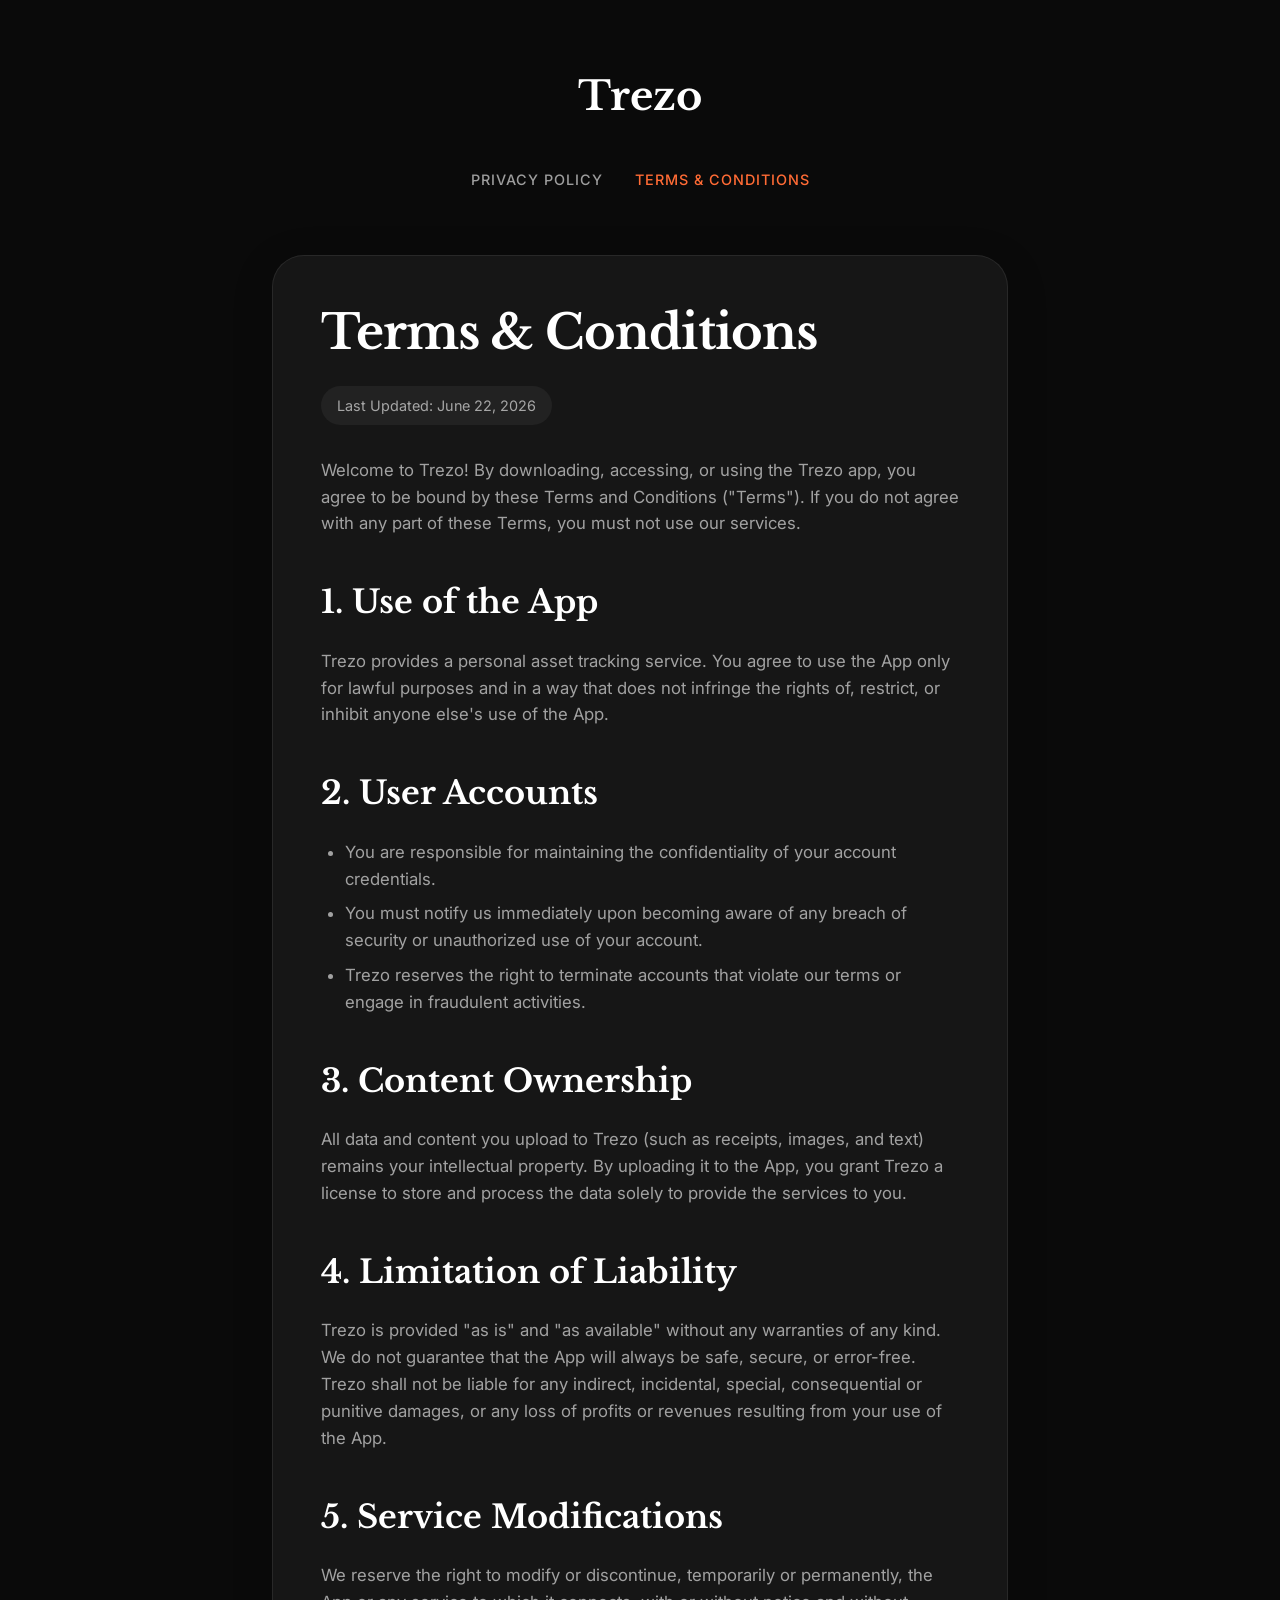
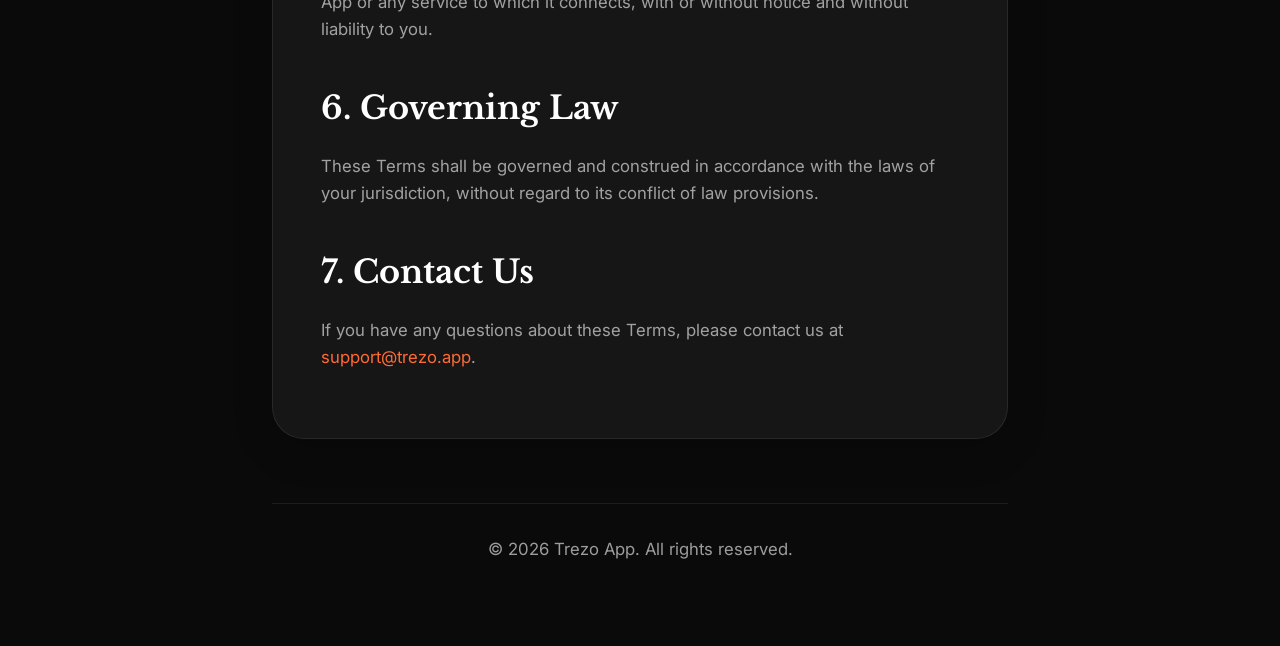
<file: docs/terms.html>
<!DOCTYPE html>
<html lang="en">
<head>
    <meta charset="UTF-8">
    <meta name="viewport" content="width=device-width, initial-scale=1.0">
    <title>Terms & Conditions - Trezo</title>
    <!-- Google Fonts -->
    <link rel="preconnect" href="https://fonts.googleapis.com">
    <link rel="preconnect" href="https://fonts.gstatic.com" crossorigin>
    <link href="https://fonts.googleapis.com/css2?family=Inter:wght@400;500;600&family=Libre+Baskerville:ital,wght@0,400;0,700;1,400&display=swap" rel="stylesheet">
    <link rel="stylesheet" href="style.css">
</head>
<body>
    <div class="container">
        <header class="header">
            <a href="index.html" class="logo">Trezo</a>
            <nav class="nav-links">
                <a href="index.html" class="nav-link">Privacy Policy</a>
                <a href="terms.html" class="nav-link active">Terms & Conditions</a>
            </nav>
        </header>

        <main class="policy-card">
            <h1>Terms & Conditions</h1>
            <div class="meta-date">Last Updated: June 22, 2026</div>

            <p>Welcome to Trezo! By downloading, accessing, or using the Trezo app, you agree to be bound by these Terms and Conditions ("Terms"). If you do not agree with any part of these Terms, you must not use our services.</p>

            <h2>1. Use of the App</h2>
            <p>Trezo provides a personal asset tracking service. You agree to use the App only for lawful purposes and in a way that does not infringe the rights of, restrict, or inhibit anyone else's use of the App.</p>

            <h2>2. User Accounts</h2>
            <ul>
                <li>You are responsible for maintaining the confidentiality of your account credentials.</li>
                <li>You must notify us immediately upon becoming aware of any breach of security or unauthorized use of your account.</li>
                <li>Trezo reserves the right to terminate accounts that violate our terms or engage in fraudulent activities.</li>
            </ul>

            <h2>3. Content Ownership</h2>
            <p>All data and content you upload to Trezo (such as receipts, images, and text) remains your intellectual property. By uploading it to the App, you grant Trezo a license to store and process the data solely to provide the services to you.</p>

            <h2>4. Limitation of Liability</h2>
            <p>Trezo is provided "as is" and "as available" without any warranties of any kind. We do not guarantee that the App will always be safe, secure, or error-free. Trezo shall not be liable for any indirect, incidental, special, consequential or punitive damages, or any loss of profits or revenues resulting from your use of the App.</p>

            <h2>5. Service Modifications</h2>
            <p>We reserve the right to modify or discontinue, temporarily or permanently, the App or any service to which it connects, with or without notice and without liability to you.</p>

            <h2>6. Governing Law</h2>
            <p>These Terms shall be governed and construed in accordance with the laws of your jurisdiction, without regard to its conflict of law provisions.</p>

            <h2>7. Contact Us</h2>
            <p>If you have any questions about these Terms, please contact us at <a href="mailto:support@trezo.app">support@trezo.app</a>.</p>
        </main>

        <footer>
            <p>&copy; 2026 Trezo App. All rights reserved.</p>
        </footer>
    </div>
</body>
</html>
</file>
<file: docs/style.css>
:root {
  --bg-dark: #0a0a0a;
  --bg-card: #161616;
  --bg-card-hover: #1e1e1e;
  --accent-orange: #FF6B35;
  --accent-glow: rgba(255, 107, 53, 0.4);
  --text-primary: #ffffff;
  --text-secondary: rgba(255, 255, 255, 0.6);
  --border-color: rgba(255, 255, 255, 0.08);
  --border-hover: rgba(255, 255, 255, 0.15);
  --radius-lg: 32px;
  --radius-md: 20px;
  --radius-sm: 12px;
  --font-sans: 'Inter', system-ui, -apple-system, sans-serif;
  --font-serif: 'Libre Baskerville', Georgia, serif;
}

* {
  box-sizing: border-box;
  margin: 0;
  padding: 0;
}

body {
  background-color: var(--bg-dark);
  color: var(--text-primary);
  font-family: var(--font-sans);
  line-height: 1.6;
  -webkit-font-smoothing: antialiased;
  -moz-osx-font-smoothing: grayscale;
}

/* Typography */
h1, h2, h3, h4, h5, h6 {
  font-family: var(--font-serif);
  font-weight: 700;
  color: var(--text-primary);
  margin-bottom: 1rem;
}

h1 {
  font-size: 3rem;
  line-height: 1.2;
  letter-spacing: -0.02em;
  margin-bottom: 1.5rem;
}

h2 {
  font-size: 2rem;
  margin-top: 2.5rem;
  margin-bottom: 1.2rem;
}

h3 {
  font-size: 1.5rem;
  margin-top: 2rem;
  color: var(--text-primary);
}

p {
  color: var(--text-secondary);
  font-size: 1.05rem;
  margin-bottom: 1.2rem;
}

ul, ol {
  color: var(--text-secondary);
  margin-bottom: 1.5rem;
  padding-left: 1.5rem;
  font-size: 1.05rem;
}

li {
  margin-bottom: 0.5rem;
}

a {
  color: var(--accent-orange);
  text-decoration: none;
  transition: all 0.2s ease-in-out;
}

a:hover {
  text-decoration: underline;
  text-shadow: 0 0 12px var(--accent-glow);
}

/* Layout */
.container {
  max-width: 800px;
  margin: 0 auto;
  padding: 4rem 2rem;
}

.header {
  text-align: center;
  margin-bottom: 4rem;
}

.logo {
  font-family: var(--font-serif);
  font-size: 2.5rem;
  font-weight: 700;
  color: var(--text-primary);
  text-decoration: none;
  display: inline-block;
  margin-bottom: 1rem;
}

.nav-links {
  display: flex;
  justify-content: center;
  gap: 2rem;
  margin-top: 1.5rem;
}

.nav-link {
  color: var(--text-secondary);
  font-weight: 500;
  font-size: 0.9rem;
  text-transform: uppercase;
  letter-spacing: 1px;
}

.nav-link.active {
  color: var(--accent-orange);
}

.nav-link:hover {
  color: var(--text-primary);
  text-decoration: none;
}

/* Cards / Sections */
.policy-card {
  background-color: var(--bg-card);
  border: 1px solid var(--border-color);
  border-radius: var(--radius-lg);
  padding: 3rem;
  margin-bottom: 2rem;
  box-shadow: 0 10px 40px rgba(0, 0, 0, 0.2);
  transition: transform 0.3s ease, border-color 0.3s ease;
}

.policy-card:hover {
  border-color: var(--border-hover);
  transform: translateY(-2px);
}

.meta-date {
  font-size: 0.9rem;
  color: var(--text-secondary);
  margin-bottom: 2rem;
  display: inline-block;
  padding: 0.5rem 1rem;
  background: rgba(255, 255, 255, 0.05);
  border-radius: 50px;
}

/* Buttons */
.btn {
  display: inline-block;
  background-color: var(--accent-orange);
  color: #fff;
  font-weight: 600;
  padding: 0.8rem 1.5rem;
  border-radius: 50px;
  text-decoration: none;
  transition: all 0.3s ease;
  box-shadow: 0 4px 15px var(--accent-glow);
}

.btn:hover {
  transform: translateY(-2px);
  box-shadow: 0 8px 25px var(--accent-glow);
  text-decoration: none;
}

/* Footer */
footer {
  text-align: center;
  margin-top: 4rem;
  padding-top: 2rem;
  border-top: 1px solid var(--border-color);
  color: var(--text-secondary);
  font-size: 0.9rem;
}

@media (max-width: 768px) {
  h1 {
    font-size: 2.2rem;
  }
  .policy-card {
    padding: 2rem;
    border-radius: var(--radius-md);
  }
  .container {
    padding: 2rem 1rem;
  }
}
</file>
